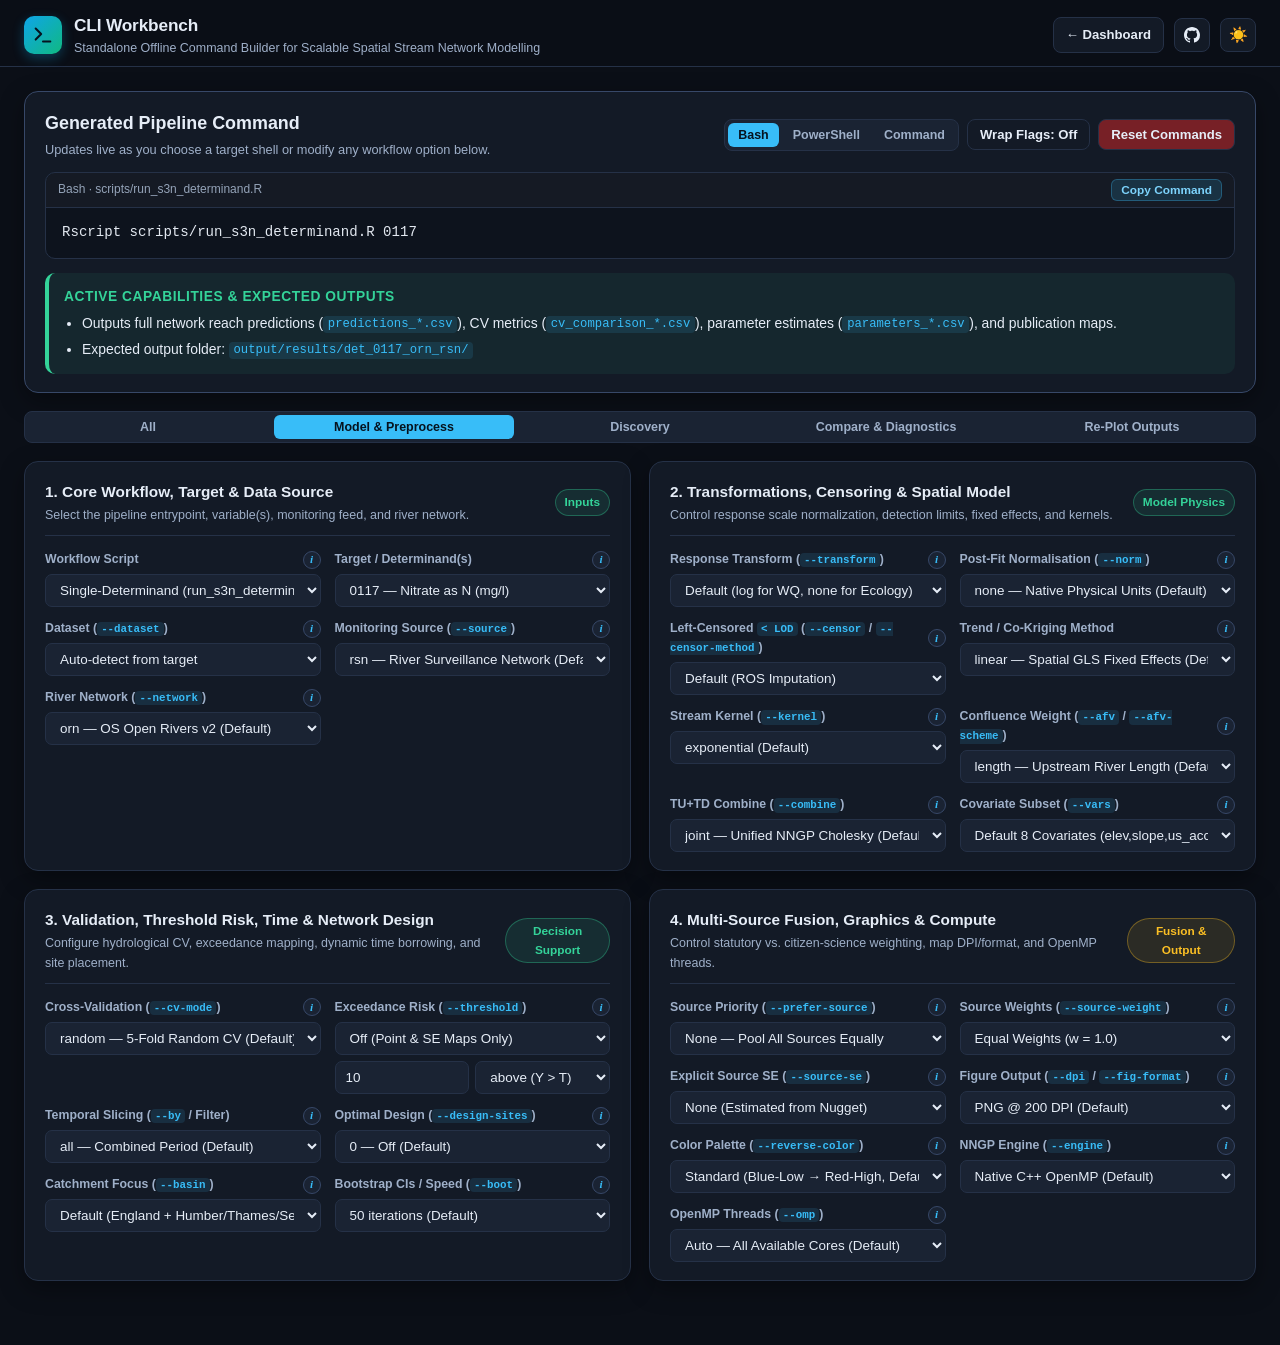
<file: cli_workbench/index.html>
<!DOCTYPE html>
<html lang="en" data-theme="dark">
<head>
  <meta charset="UTF-8" />
  <meta name="viewport" content="width=device-width, initial-scale=1.0" />
  <title>CLI Workbench &middot; Scalable Spatial Stream Network Modelling</title>
  <link rel="stylesheet" href="styles.css" />
</head>
<body>

  <!-- Sticky Top Chrome -->
  <header class="top-chrome">
    <div class="header-bar">
      <div class="brand-wrap">
        <div class="brand-logo" aria-hidden="true">
          <svg width="22" height="22" viewBox="0 0 24 24" fill="none" stroke="#06131f" stroke-width="2.2" stroke-linecap="round" stroke-linejoin="round">
            <polyline points="4 17 10 11 4 5"></polyline>
            <line x1="12" y1="19" x2="20" y2="19"></line>
          </svg>
        </div>
        <div>
          <h1 class="brand-title">CLI Workbench</h1>
          <p class="brand-sub">Standalone Offline Command Builder for Scalable Spatial Stream Network Modelling</p>
        </div>
      </div>

      <div class="header-controls">
        <a class="btn" href="../modelling_dashboard/index.html" title="Open the Case-Study Modelling Dashboard (when available)">&larr; Dashboard</a>
        <a class="btn btn-icon" href="https://github.com/benbell95/spatial_stream_model" target="_blank" rel="noopener noreferrer" title="GitHub Repository (benbell95/spatial_stream_model)" aria-label="GitHub Repository">
          <svg width="16" height="16" viewBox="0 0 16 16" fill="currentColor" aria-hidden="true">
            <path d="M8 0C3.58 0 0 3.58 0 8c0 3.54 2.29 6.53 5.47 7.59.4.07.55-.17.55-.38 0-.19-.01-.82-.01-1.49-2.01.37-2.53-.49-2.69-.94-.09-.23-.48-.94-.82-1.13-.28-.15-.68-.52-.01-.53.63-.01 1.08.58 1.23.82.72 1.21 1.87.87 2.33.66.07-.52.28-.87.51-1.07-1.78-.2-3.64-.89-3.64-3.95 0-.87.31-1.59.82-2.15-.08-.2-.36-1.02.08-2.12 0 0 .67-.21 2.2.82.64-.18 1.32-.27 2-.27s1.36.09 2 .27c1.53-1.04 2.2-.82 2.2-.82.44 1.1.16 1.92.08 2.12.51.56.82 1.27.82 2.15 0 3.07-1.87 3.75-3.65 3.95.29.25.54.73.54 1.48 0 1.07-.01 1.93-.01 2.2 0 .21.15.46.55.38A8.01 8.01 0 0 0 16 8c0-4.42-3.58-8-8-8Z"/>
          </svg>
        </a>
        <button id="themeToggleBtn" class="btn btn-icon" type="button" title="Toggle Dark / Light Theme" aria-label="Toggle Dark / Light Theme">☀️</button>
      </div>
    </div>
  </header>

  <main class="main-wrap">

    <!-- 1. GENERATED COMMAND BOX (TOP, FULL WIDTH) -->
    <section class="card wb-command-card" aria-labelledby="cmdHeading">
      <div class="card-header">
        <div>
          <h2 id="cmdHeading" class="card-title" style="font-size:1.12rem;">Generated Pipeline Command</h2>
          <p style="margin:2px 0 0; font-size:0.80rem; color:var(--text-secondary);">Updates live as you choose a target shell or modify any workflow option below.</p>
        </div>
        <div class="wb-cmd-controls">
          <div id="wbShellBtns" class="fig-toggle-bar" role="group" aria-label="Target Shell">
            <button class="fig-toggle-btn active" type="button" data-shell="bash">Bash</button>
            <button class="fig-toggle-btn" type="button" data-shell="powershell">PowerShell</button>
            <button class="fig-toggle-btn" type="button" data-shell="cmd">Command</button>
          </div>
          <button id="wbWrapToggleBtn" class="btn" type="button" title="Switch between single-line and multi-line wrapped command">Wrap Flags: Off</button>
          <button id="wbResetBtn" class="btn btn-reset" type="button" title="Reset all options to default values">Reset Commands</button>
        </div>
      </div>

      <div id="wbWinRBar" class="wb-win-r-bar" hidden>
        <label id="wbWinFullPathLabel" class="wb-win-toggle" for="wbWinFullPath">
          <input id="wbWinFullPath" type="checkbox" />
          <span>Use full <code>Rscript.exe</code> path (if not in PATH)</span>
        </label>
        <div id="wbWinRVersionWrap" class="wb-win-version-wrap is-disabled">
          <label for="wbRVersionSel">R Version:</label>
          <select id="wbRVersionSel" disabled>
            <option value="4.5.0">4.5.0</option>
            <option value="4.4.3" selected>4.4.3</option>
            <option value="4.4.2">4.4.2</option>
            <option value="4.4.1">4.4.1</option>
            <option value="4.4.0">4.4.0</option>
            <option value="4.3.3">4.3.3</option>
            <option value="custom">Custom version or path...</option>
          </select>
          <input id="wbRVersionCustom" type="text" value="" placeholder="e.g. 4.5.1 or D:\R\R-4.4.3\bin\x64\Rscript.exe" hidden disabled />
        </div>
        <span class="info-wrap">
          <button type="button" class="info-tip-btn" aria-label="Info about Windows Rscript path">i</button>
          <span class="info-popover"><strong>Windows Rscript Path</strong>CRAN's Windows installer does not add <code>Rscript.exe</code> to <code>PATH</code> automatically. Enable this option to emit the full path under <code>C:\Program Files\R\R-&lt;ver&gt;\bin\x64\Rscript.exe</code> (using PowerShell's <code>&amp; "..."</code> call operator or Command Prompt's quoted <code>"..."</code>). Choose <em>Custom...</em> for any other version or custom install directory.</span>
        </span>
      </div>

      <div class="code-wrap" style="margin-top:4px;">
        <div class="code-bar">
          <span id="wbCmdTargetScript">Bash &middot; scripts/run_s3n_determinand.R</span>
          <div class="wb-code-bar-actions">
            <div id="wbHistoryWrap" class="wb-history-wrap">
              <button id="wbHistoryBtn" class="copy-btn" type="button" aria-expanded="false" hidden>History (0)</button>
              <div id="wbHistoryMenu" class="wb-history-menu" hidden></div>
            </div>
            <button class="copy-btn" data-copy-target="wbOutputCmd">Copy Command</button>
          </div>
        </div>
        <pre id="wbOutputCmd" class="wb-cmd-pre"></pre>
      </div>

      <div id="wbNotes" class="interp-box" style="margin-top:12px;">
        <h4>Active Capabilities &amp; Expected Outputs</h4>
        <ul id="wbNotesList"></ul>
      </div>
    </section>

    <!-- SECTION NAVIGATION TABS -->
    <div id="wbSectionTabsWrap" class="wb-nav-tabs-wrap">
      <div id="wbSectionTabs" class="fig-toggle-bar wb-nav-tabs" role="tablist" aria-label="Command Sections">
        <button class="fig-toggle-btn" type="button" role="tab" aria-selected="false" data-wb-tab="all">All</button>
        <button class="fig-toggle-btn active" type="button" role="tab" aria-selected="true" data-wb-tab="model">Model &amp; Preprocess</button>
        <button class="fig-toggle-btn" type="button" role="tab" aria-selected="false" data-wb-tab="discovery">Discovery</button>
        <button class="fig-toggle-btn" type="button" role="tab" aria-selected="false" data-wb-tab="post">Compare &amp; Diagnostics</button>
        <button class="fig-toggle-btn" type="button" role="tab" aria-selected="false" data-wb-tab="plots">Re-Plot Outputs</button>
      </div>
    </div>

    <!-- 2. DISCOVERY & INSPECTION COMMANDS (--list) -->
    <section id="wbDiscoveryCard" class="card wb-discovery-card" aria-labelledby="discoveryHeading">
      <div class="card-header">
        <div>
          <h2 id="discoveryHeading" class="card-title">Discovery &amp; Reference Commands (<code>--list</code>)</h2>
          <p style="margin:2px 0 0; font-size:0.80rem; color:var(--text-secondary);">Click any option to preview its inspection command above (click again or change any analysis option below to return to your pipeline command).</p>
        </div>
        <span class="pill pill-blue">Read-Only Lookups</span>
      </div>

      <div id="wbListBtns" class="wb-list-btns" role="group" aria-label="List Commands">
        <button class="fig-toggle-btn" type="button" data-list-cmd="sources">List Sources</button>
        <button class="fig-toggle-btn" type="button" data-list-cmd="networks">List Networks</button>
        <button class="fig-toggle-btn" type="button" data-list-cmd="determinands">List Determinands</button>
        <button class="fig-toggle-btn" type="button" data-list-cmd="basins">List Basins &amp; RBDs</button>
        <button class="fig-toggle-btn" type="button" data-list-cmd="catchments">List Snapping Catchments</button>
        <button class="fig-toggle-btn" type="button" data-list-cmd="outputs">List Output Runs (Stats)</button>
        <button class="fig-toggle-btn" type="button" data-list-cmd="comparisons">List Output Runs (Compare)</button>
        <button class="fig-toggle-btn" type="button" data-list-cmd="vars">List Covariates</button>
        <button class="fig-toggle-btn" type="button" data-list-cmd="transforms">List Transforms</button>
        <button class="fig-toggle-btn" type="button" data-list-cmd="kernels">List Kernels</button>
        <button class="fig-toggle-btn" type="button" data-list-cmd="trends">List Trend Engines</button>
        <button class="fig-toggle-btn" type="button" data-list-cmd="cv">List CV Modes</button>
        <button class="fig-toggle-btn" type="button" data-list-cmd="thresholds">List Thresholds</button>
      </div>
    </section>

    <!-- 3. CONFIGURE ANALYSIS (ORGANISED BY FUNCTION / ABILITY) -->
    <section id="wbConfigureSection" aria-label="Configure Analysis">
      <div class="wb-sections-grid">

        <!-- GROUP 1: CORE WORKFLOW, TARGET & DATA SOURCE -->
        <div class="wb-group-card" data-wb-group="model">
          <div class="wb-group-head">
            <div>
              <h3 class="wb-group-title">1. Core Workflow, Target &amp; Data Source</h3>
              <p class="wb-group-sub">Select the pipeline entrypoint, variable(s), monitoring feed, and river network.</p>
            </div>
            <span class="pill pill-green">Inputs</span>
          </div>
          <div class="form-grid">
            <div class="field" data-applies="all">
              <div class="field-head">
                <label for="wbMode">Workflow Script</label>
                <span class="info-wrap">
                  <button type="button" class="info-tip-btn" aria-label="Info about Workflow Script">i</button>
                  <span class="info-popover"><strong>Workflow Entrypoint</strong><code>run_s3n_determinand.R</code> fits univariate S3N models + maps. <code>run_s3n_cokriging.R</code> fits multivariate Factor-LMC / Colocated co-kriging across 2+ targets. <code>01_preprocess_orn.py</code> snaps stations onto ORN v2. Cards 5 &amp; 6 also let you switch directly to <code>05_descriptive_stats.R</code>, <code>04_compare_model_runs.R</code>, and <code>06_station_snapping_diagnostics.R</code>.</span>
                </span>
              </div>
              <select id="wbMode">
                <option value="det">Single-Determinand (run_s3n_determinand.R)</option>
                <option value="cokrig">Multivariate Co-Kriging (run_s3n_cokriging.R)</option>
                <option value="prep">Preprocessing &amp; Snapping (01_preprocess_orn.py)</option>
                <option value="stats">Post-Run Descriptives (05_descriptive_stats.R)</option>
                <option value="compare">Compare Model Runs (04_compare_model_runs.R)</option>
                <option value="snap">Station Snapping Diagnostics (06_station_snapping_diagnostics.R)</option>
                <option value="plots">Standalone Re-Plotting (03_generate_plots.R)</option>
              </select>
            </div>

            <div class="field" data-applies="det,cokrig,prep">
              <div class="field-head">
                <label for="wbTargetSel">Target / Determinand(s)</label>
                <span class="info-wrap">
                  <button type="button" class="info-tip-btn" aria-label="Info about Target determinands">i</button>
                  <span class="info-popover"><strong>Target Code(s)</strong>Curated popular targets from the Usage Guide, grouped by <strong>Water Quality</strong> (15), <strong>Biology</strong> (<code>inverts</code>, <code>diatoms</code>, <code>macrophytes</code>), <strong>Habitat</strong> (<code>rhs</code>), and Co-Kriging suites. Select a specific <code>--dataset</code> to filter, or choose <em>Custom...</em> (use <em>List Determinands</em> above to inspect all available codes).</span>
                </span>
              </div>
              <select id="wbTargetSel">
                <option value="0117">0117 — Nitrate as N (mg/l, RSN+SSN)</option>
                <option value="custom">Custom determinand code / CAS / index...</option>
              </select>
              <input id="wbTargetCustom" class="wb-custom-sub" type="text" value="0117" placeholder="e.g. 0117, whpt_aspt, or 206440 (LCMS CAS)" hidden />
            </div>

            <div class="field" data-applies="det,cokrig,prep">
              <div class="field-head">
                <label for="wbDataset">Dataset (<code>--dataset</code>)</label>
                <span class="info-wrap">
                  <button type="button" class="info-tip-btn" aria-label="Info about Dataset flag">i</button>
                  <span class="info-popover"><strong>Observation Modality (<code>--dataset</code>)</strong>Routes to the appropriate sample table: <code>wq</code> (water chemistry), <code>inverts</code> (WHPT), <code>diatoms</code>, <code>macrophytes</code>, <code>rhs</code> (River Habitat), or <code>lcms</code> (organic pollutants). <em>Auto-detect</em> infers the dataset automatically from target code.</span>
                </span>
              </div>
              <select id="wbDataset">
                <option value="auto">Auto-detect from target</option>
                <option value="wq">wq (Water Chemistry)</option>
                <option value="inverts">inverts (Macroinvertebrates)</option>
                <option value="diatoms">diatoms (Diatom Indices)</option>
                <option value="macrophytes">macrophytes (Macrophyte Indices)</option>
                <option value="rhs">rhs (River Habitat Surveys)</option>
                <option value="lcms">lcms (LCMS/GCMS Organics)</option>
              </select>
            </div>

            <div class="field" data-applies="det,cokrig,prep,snap">
              <div class="field-head">
                <label for="wbSourceSel">Monitoring Source (<code>--source</code>)</label>
                <span class="info-wrap">
                  <button type="button" class="info-tip-btn" aria-label="Info about Source flag">i</button>
                  <span class="info-popover"><strong>Sample Network (<code>--source</code>)</strong>Combine networks with <code>+</code>. Options include statutory <code>rsn</code> (River Surveillance Network), <code>ssn</code> (Small Streams), <code>rss</code> (union), and custom/citizen feeds like <code>waterblitz_tobit</code> prepared with <code>format_custom_data.py</code>.</span>
                </span>
              </div>
              <select id="wbSourceSel">
                <option value="rsn">rsn — River Surveillance Network (Default)</option>
                <option value="ssn">ssn — Small Streams Network</option>
                <option value="rss">rss — Statutory Union (RSN + SSN)</option>
                <option value="rsn+ssn">rsn+ssn — Composite RSN + SSN</option>
                <option value="rsn+ssn+waterblitz_tobit">rsn+ssn+waterblitz_tobit — Statutory + Citizen Fusion</option>
                <option value="custom">Custom source spec...</option>
              </select>
              <input id="wbSourceCustom" class="wb-custom-sub" type="text" value="rsn" placeholder="e.g. rsn+my_custom_source" hidden />
            </div>

            <div class="field" data-applies="det,cokrig,prep,snap">
              <div class="field-head">
                <label for="wbNetworkSel">River Network (<code>--network</code>)</label>
                <span class="info-wrap">
                  <button type="button" class="info-tip-btn" aria-label="Info about Network flag">i</button>
                  <span class="info-popover"><strong>Stream Topology (<code>--network</code>)</strong><code>orn</code> selects England's Ordnance Survey Open Rivers Network v2 (<code>90,876+</code> directed reaches). Switch to <em>Custom...</em> for a custom water network profile registered in <code>configs/networks/</code>.</span>
                </span>
              </div>
              <select id="wbNetworkSel">
                <option value="orn">orn — OS Open Rivers v2 (Default)</option>
                <option value="custom">Custom network ID...</option>
              </select>
              <input id="wbNetworkCustom" class="wb-custom-sub" type="text" value="" placeholder="e.g. my_basin_net" hidden />
            </div>
          </div>
        </div>

        <!-- GROUP 2: TRANSFORM, CENSORING & SPATIAL ENGINE -->
        <div class="wb-group-card" data-wb-group="model">
          <div class="wb-group-head">
            <div>
              <h3 class="wb-group-title">2. Transformations, Censoring &amp; Spatial Model</h3>
              <p class="wb-group-sub">Control response scale normalization, detection limits, fixed effects, and kernels.</p>
            </div>
            <span class="pill pill-green">Model Physics</span>
          </div>
          <div class="form-grid">
            <div class="field" data-applies="det,prep">
              <div class="field-head">
                <label for="wbTransform">Response Transform (<code>--transform</code>)</label>
                <span class="info-wrap">
                  <button type="button" class="info-tip-btn" aria-label="Info about Transform flag">i</button>
                  <span class="info-popover"><strong>Normalization Scale (<code>--transform</code>)</strong>Defaults to <code>log</code> for WQ (ensures positivity on skewed concentrations) and <code>none</code> for ecology. Use <code>boxcox</code> for Profile-MLE optimal power &lambda;, <code>yeojohnson</code> if data contain zeroes/negatives, or <code>sqrt</code> for moderate right skew.</span>
                </span>
              </div>
              <select id="wbTransform">
                <option value="default">Default (log for WQ, none for Ecology)</option>
                <option value="log">log — Natural Logarithm ln(y)</option>
                <option value="boxcox">boxcox — Profile-MLE Box-Cox (&lambda;)</option>
                <option value="yeojohnson">yeojohnson — Profile-MLE Yeo-Johnson</option>
                <option value="sqrt">sqrt — Square Root</option>
                <option value="cbrt">cbrt — Cube Root</option>
                <option value="logit">logit — Proportions / Bounded Indices</option>
                <option value="asin">asin — Arcsine Square-Root</option>
                <option value="none">none — Raw Un-Transformed Units</option>
              </select>
            </div>

            <div class="field" data-applies="det">
              <div class="field-head">
                <label for="wbNorm">Post-Fit Normalisation (<code>--norm</code>)</label>
                <span class="info-wrap">
                  <button type="button" class="info-tip-btn" aria-label="Info about Norm flag">i</button>
                  <span class="info-popover"><strong>Dimensionless Display Scale (<code>--norm</code>)</strong>Adds dimensionless comparison columns &amp; maps while fitting in standard model units. <code>robust_zscore</code> ((x &minus; median) / 1.4826&middot;MAD) highlights local sub-catchment anomalies resistant to extreme outliers.</span>
                </span>
              </div>
              <select id="wbNorm">
                <option value="none">none — Native Physical Units (Default)</option>
                <option value="robust_zscore">robust_zscore — National Median / MAD Z-Score</option>
                <option value="zscore">zscore — National Mean / SD Z-Score</option>
                <option value="minmax">minmax — Scaled [0, 1] Range</option>
                <option value="percentile">percentile — Empirical Rank (0–100%)</option>
              </select>
            </div>

            <div class="field" data-applies="det,prep">
              <div class="field-head">
                <label for="wbCensor">Left-Censored <code>&lt; LOD</code> (<code>--censor</code> / <code>--censor-method</code>)</label>
                <span class="info-wrap">
                  <button type="button" class="info-tip-btn" aria-label="Info about Censor flag">i</button>
                  <span class="info-popover"><strong>Non-Detect Handling</strong><code>ros</code> uses Regression on Order Statistics; <code>ros_site</code> fits separate ROS curves per station (in <code>01_preprocess_orn.py</code>); <code>em</code> activates iterative <strong>Spatial Tobit EM kriging</strong> (in <code>run_s3n_determinand.R</code>); <code>half_lod</code> uses 0.5 &times; detection limit.</span>
                </span>
              </div>
              <select id="wbCensor">
                <option value="default">Default (ROS Imputation)</option>
                <option value="ros">ros — Global Log-Probability ROS</option>
                <option value="ros_site">ros_site — Site-Level ROS (Preprocess)</option>
                <option value="em">em — Spatial Tobit EM Censored Kriging</option>
                <option value="half_lod">half_lod — 0.5 &times; Detection Limit</option>
              </select>
            </div>

            <div class="field" data-applies="det,cokrig">
              <div class="field-head">
                <label for="wbTrend">Trend / Co-Kriging Method</label>
                <span class="info-wrap">
                  <button type="button" class="info-tip-btn" aria-label="Info about Trend or Co-Kriging Method">i</button>
                  <span class="info-popover"><strong>Mean Structure / Joint Engine</strong>For single-determinand runs: sets <code>--trend=linear|gam|spline|rf|gbm</code> (GAM/RF/GBM apply orthogonal out-of-fold spatial residual kriging). For Co-Kriging runs: switches <code>--method=lmc</code> (Factor-LMC Joint NNGP) vs. <code>colocated</code>.</span>
                </span>
              </div>
              <select id="wbTrend">
                <option value="linear">linear — Spatial GLS Fixed Effects (Default)</option>
                <option value="gam">gam — REML Penalised Cubic Splines (GAM+S3N)</option>
                <option value="spline">spline — GCV Natural Regression Splines</option>
                <option value="rf">rf — Random Forest + Orthogonal Kriging</option>
                <option value="gbm">gbm — Gradient Boosted Trees + Kriging</option>
                <option value="lmc">lmc — Co-Kriging Factor-LMC Joint NNGP</option>
                <option value="colocated">colocated — Co-Kriging Primary Anchor Mode</option>
              </select>
            </div>

            <div class="field" data-applies="det,cokrig">
              <div class="field-head">
                <label for="wbKernel">Stream Kernel (<code>--kernel</code>)</label>
                <span class="info-wrap">
                  <button type="button" class="info-tip-btn" aria-label="Info about Kernel flag">i</button>
                  <span class="info-popover"><strong>Spatial Correlation Decay (<code>--kernel</code>)</strong>Shape of covariance decay along stream distance. <code>auto</code> evaluates Exponential, Spherical, Mariah, and Linear with sill kernels via Profile Likelihood and picks the best fit per domain.</span>
                </span>
              </div>
              <select id="wbKernel">
                <option value="exponential">exponential (Default)</option>
                <option value="auto">auto — Profile MLE Best Kernel</option>
                <option value="spherical">spherical — Finite Range Cutoff</option>
                <option value="mariah">mariah — Long-Tail Hyperbolic</option>
                <option value="linear">linear — Linear with Sill</option>
              </select>
            </div>

            <div class="field" data-applies="det,prep">
              <div class="field-head">
                <label for="wbAfv">Confluence Weight (<code>--afv</code> / <code>--afv-scheme</code>)</label>
                <span class="info-wrap">
                  <button type="button" class="info-tip-btn" aria-label="Info about AFV flag">i</button>
                  <span class="info-popover"><strong>Additive Function Value (<code>--afv</code>)</strong>Determines how Tail-Up variance splits at river confluences: equal upstream network length (<code>length</code>), Shreve stream order magnitude (<code>shreve</code>), or orographic rainfall + aquifer permeability proxy (<code>hydro_yield</code>).</span>
                </span>
              </div>
              <select id="wbAfv">
                <option value="length">length — Upstream River Length (Default)</option>
                <option value="shreve">shreve — Shreve Link Magnitude</option>
                <option value="hydro_yield">hydro_yield — Orographic + Aquifer Proxy</option>
              </select>
            </div>

            <div class="field" data-applies="det">
              <div class="field-head">
                <label for="wbCombine">TU+TD Combine (<code>--combine</code>)</label>
                <span class="info-wrap">
                  <button type="button" class="info-tip-btn" aria-label="Info about Combine flag">i</button>
                  <span class="info-popover"><strong>Tail-Up + Tail-Down Combination (<code>--combine</code>)</strong><code>joint</code> (default) solves one unified TU+TD+Euclidean NNGP Cholesky system. <code>precision</code> uses legacy spatial information-gain averaging.</span>
                </span>
              </div>
              <select id="wbCombine">
                <option value="joint">joint — Unified NNGP Cholesky (Default)</option>
                <option value="precision">precision — Legacy Precision-Weighted</option>
              </select>
            </div>

            <div class="field" data-applies="det">
              <div class="field-head">
                <label for="wbVarsSel">Covariate Subset (<code>--vars</code>)</label>
                <span class="info-wrap">
                  <button type="button" class="info-tip-btn" aria-label="Info about Vars flag">i</button>
                  <span class="info-popover"><strong>Custom Covariate Subset (<code>--vars</code>)</strong>Modify the default 8 predictors (<code>elev,slope,us_accum,chalk,sand,peat,easting,northing</code>) using modifiers like <code>-chalk,-sand,+aquifer</code> or an explicit list. Use <em>List Covariates</em> under Discovery for all columns.</span>
                </span>
              </div>
              <select id="wbVarsSel">
                <option value="">Default 8 Covariates (elev,slope,us_accum,chalk,sand,peat,easting,northing)</option>
                <option value="-chalk,-sand,+aquifer">-chalk,-sand,+aquifer (Swap Geology for Aquifer)</option>
                <option value="elev,slope,us_accum,aquifer">elev,slope,us_accum,aquifer (4-Var Subset)</option>
                <option value="custom">Custom covariate expression...</option>
              </select>
              <input id="wbVarsCustom" class="wb-custom-sub" type="text" value="" placeholder="e.g. -chalk,+aquifer or elev,slope" hidden />
            </div>
          </div>
        </div>

        <!-- GROUP 3: VALIDATION, RISK, TEMPORAL & MONITORING DESIGN -->
        <div class="wb-group-card" data-wb-group="model">
          <div class="wb-group-head">
            <div>
              <h3 class="wb-group-title">3. Validation, Threshold Risk, Time &amp; Network Design</h3>
              <p class="wb-group-sub">Configure hydrological CV, exceedance mapping, dynamic time borrowing, and site placement.</p>
            </div>
            <span class="pill pill-green">Decision Support</span>
          </div>
          <div class="form-grid">
            <div class="field" data-applies="det,cokrig">
              <div class="field-head">
                <label for="wbCvMode">Cross-Validation (<code>--cv-mode</code>)</label>
                <span class="info-wrap">
                  <button type="button" class="info-tip-btn" aria-label="Info about CV Mode flag">i</button>
                  <span class="info-popover"><strong>Holdout Validation Strategy (<code>--cv-mode</code>)</strong><code>random</code> uses 5-fold random splits; <code>spatial_block</code> uses K-means geographic blocks; <code>catchment</code> tests whole-basin extrapolation; <code>strahler</code> tests mainstem-to-headwater generalization.</span>
                </span>
              </div>
              <select id="wbCvMode">
                <option value="random">random — 5-Fold Random CV (Default)</option>
                <option value="spatial_block">spatial_block — K-Means Spatial Blocks</option>
                <option value="catchment">catchment — Leave-Catchment-Out CV</option>
                <option value="strahler">strahler — Mainstem-to-Headwater Extrapolation</option>
              </select>
            </div>

            <div class="field" data-applies="det,cokrig">
              <div class="field-head">
                <label for="wbThresholdSel">Exceedance Risk (<code>--threshold</code>)</label>
                <span class="info-wrap">
                  <button type="button" class="info-tip-btn" aria-label="Info about Threshold flag">i</button>
                  <span class="info-popover"><strong>5-Tier Threshold Probability Mapping</strong>Computes reach-level Gaussian exceedance probability <code>P(Y &gt; T)</code> (or <code>&lt; T</code>) using S3N mean &amp; SE. <code>uk</code> auto-loads indicative thresholds (e.g. <code>11.3 mg/L</code> Nitrate, <code>0.069 mg/L</code> PO4, <code>6.0 mg/L</code> DO, <code>5.0</code> WHPT).</span>
                </span>
              </div>
              <select id="wbThresholdSel">
                <option value="none">Off (Point &amp; SE Maps Only)</option>
                <option value="uk">uk — Auto Indicative UK Standards</option>
                <option value="custom">Custom numeric threshold...</option>
              </select>
              <div id="wbThresholdCustomWrap" class="wb-custom-row" hidden>
                <input id="wbThresholdVal" type="number" step="any" value="10" placeholder="Threshold value" />
                <select id="wbThresholdDir">
                  <option value="above">above (Y &gt; T)</option>
                  <option value="below">below (Y &lt; T)</option>
                </select>
              </div>
            </div>

            <div class="field" data-applies="det,prep">
              <div class="field-head">
                <label for="wbTemporal">Temporal Slicing (<code>--by</code> / Filter)</label>
                <span class="info-wrap">
                  <button type="button" class="info-tip-btn" aria-label="Info about Temporal flag">i</button>
                  <span class="info-popover"><strong>Spatio-Temporal Batching (<code>--by</code>)</strong>Slices data by season, year, or month with synchronized colorbars and <code>fig6</code> trend slopes. Adding <code>--st-borrow</code> applies precision-weighted exponential smoothing across consecutive slices.</span>
                </span>
              </div>
              <select id="wbTemporal">
                <option value="all">all — Combined Period (Default)</option>
                <option value="by_season">--by=season --st-borrow (4 Seasons + Trends)</option>
                <option value="by_year">--by=year --st-borrow (Annual + Trends)</option>
                <option value="by_month">--by=month --st-borrow (Monthly Cycle)</option>
                <option value="custom_season">Single Season (--season=...)</option>
                <option value="custom_year">Single Year (--year=...)</option>
                <option value="custom_month">Single Month (--month=...)</option>
              </select>
              <select id="wbTemporalSeason" class="wb-custom-sub" aria-label="Select season" hidden>
                <option value="winter">winter (Dec–Feb)</option>
                <option value="spring">spring (Mar–May)</option>
                <option value="summer">summer (Jun–Aug)</option>
                <option value="autumn">autumn (Sep–Nov)</option>
              </select>
              <input id="wbTemporalYear" class="wb-custom-sub" type="number" min="1990" max="2035" value="2024" placeholder="Year (e.g. 2024)" hidden />
              <select id="wbTemporalMonth" class="wb-custom-sub" aria-label="Select month" hidden>
                <option value="1">1 — January</option>
                <option value="2">2 — February</option>
                <option value="3">3 — March</option>
                <option value="4">4 — April</option>
                <option value="5">5 — May</option>
                <option value="6">6 — June</option>
                <option value="7">7 — July</option>
                <option value="8">8 — August</option>
                <option value="9">9 — September</option>
                <option value="10">10 — October</option>
                <option value="11">11 — November</option>
                <option value="12">12 — December</option>
              </select>
            </div>

            <div class="field" data-applies="det">
              <div class="field-head">
                <label for="wbDesignSites">Optimal Design (<code>--design-sites</code>)</label>
                <span class="info-wrap">
                  <button type="button" class="info-tip-btn" aria-label="Info about Design Sites flag">i</button>
                  <span class="info-popover"><strong>Active-Learning Site Placement (<code>--design-sites=K</code>)</strong>Runs OpenMP C++ greedy Schur-complement selection (<code>C_s3n_optimal_design</code>) to rank top <code>K</code> unmonitored reaches maximizing variance reduction and renders <code>fig_optimal_design_*</code> maps.</span>
                </span>
              </div>
              <select id="wbDesignSites">
                <option value="0">0 — Off (Default)</option>
                <option value="15">15 — Top-15 Recommended Reaches + Maps</option>
                <option value="25">25 — Top-25 Recommended Reaches + Maps</option>
                <option value="50">50 — National Top-50 Design + Maps</option>
                <option value="100">100 — Comprehensive Top-100 Design</option>
              </select>
            </div>

            <div class="field" data-applies="det">
              <div class="field-head">
                <label for="wbBasinSel">Catchment Focus (<code>--basin</code>)</label>
                <span class="info-wrap">
                  <button type="button" class="info-tip-btn" aria-label="Info about Basin flag">i</button>
                  <span class="info-popover"><strong>Extra Basin Maps &amp; Metrics (<code>--basin</code>)</strong>All England + Humber + Thames + Severn are always fitted. Pick a river name (e.g. <code>Eden</code>) or numeric <code>CatchID</code> (e.g. <code>3125</code>) to render high-resolution dedicated basin figures (<code>fig5+</code>) and design rankings.</span>
                </span>
              </div>
              <select id="wbBasinSel">
                <option value="none">Default (England + Humber/Thames/Severn)</option>
                <option value="Eden">Eden — River Eden (CatchID 3125)</option>
                <option value="Wye">Wye — River Wye</option>
                <option value="Trent">Trent — River Trent</option>
                <option value="custom">Custom river name or CatchID...</option>
              </select>
              <input id="wbBasinCustom" class="wb-custom-sub" type="text" value="" placeholder="e.g. Eden,Wye or 3125" hidden />
            </div>

            <div class="field" data-applies="det">
              <div class="field-head">
                <label for="wbBoot">Bootstrap CIs / Speed (<code>--boot</code>)</label>
                <span class="info-wrap">
                  <button type="button" class="info-tip-btn" aria-label="Info about Bootstrap flag">i</button>
                  <span class="info-popover"><strong>Parametric Bootstrap Iterations (<code>--boot</code>)</strong>Controls bootstrap replicates for parameter confidence intervals (<code>50</code> default). Set <code>0</code> for a fast run without bootstrap CIs, or <code>100</code> for tighter CIs.</span>
                </span>
              </div>
              <select id="wbBoot">
                <option value="50">50 iterations (Default)</option>
                <option value="0">0 — Fast Run (Skip Bootstrap CIs)</option>
                <option value="100">100 — High-Precision CIs</option>
              </select>
            </div>
          </div>
        </div>

        <!-- GROUP 4: MULTI-SOURCE FUSION, GRAPHICS & COMPUTE -->
        <div class="wb-group-card" data-wb-group="model">
          <div class="wb-group-head">
            <div>
              <h3 class="wb-group-title">4. Multi-Source Fusion, Graphics &amp; Compute</h3>
              <p class="wb-group-sub">Control statutory vs. citizen-science weighting, map DPI/format, and OpenMP threads.</p>
            </div>
            <span class="pill pill-amber">Fusion &amp; Output</span>
          </div>
          <div class="form-grid">
            <div class="field" data-applies="det,cokrig">
              <div class="field-head">
                <label for="wbPreferSel">Source Priority (<code>--prefer-source</code>)</label>
                <span class="info-wrap">
                  <button type="button" class="info-tip-btn" aria-label="Info about Prefer Source flag">i</button>
                  <span class="info-popover"><strong>Reach De-Duplication Priority (<code>--prefer-source</code>)</strong>When statutory (<code>rsn</code>, <code>ssn</code>) and citizen-science stations share the same reach, drops lower-priority observations on co-located reaches so statutory labs anchor those locations.</span>
                </span>
              </div>
              <select id="wbPreferSel">
                <option value="">None — Pool All Sources Equally</option>
                <option value="rsn">rsn — Statutory RSN Priority</option>
                <option value="rsn,ssn">rsn,ssn — Statutory RSN + SSN Priority</option>
                <option value="custom">Custom priority list...</option>
              </select>
              <input id="wbPreferCustom" class="wb-custom-sub" type="text" value="" placeholder="e.g. rsn,ssn" hidden />
            </div>

            <div class="field" data-applies="det,cokrig">
              <div class="field-head">
                <label for="wbWeightSel">Source Weights (<code>--source-weight</code>)</label>
                <span class="info-wrap">
                  <button type="button" class="info-tip-btn" aria-label="Info about Source Weight flag">i</button>
                  <span class="info-popover"><strong>Reliability Weighting (<code>--source-weight</code>)</strong>Applies analytic variance inflation <code>V_wt = (1/w &minus; 1)&tau;&sup2;</code> per source (<code>0 &lt; w &le; 1</code>). Setting <code>waterblitz:0.25</code> injects <code>3&tau;&sup2;</code> extra measurement variance so citizen-science noise does not distort statutory fits.</span>
                </span>
              </div>
              <select id="wbWeightSel">
                <option value="">Equal Weights (w = 1.0)</option>
                <option value="rsn:1,ssn:0.75">rsn:1,ssn:0.75 — Mild SSN Down-Weight</option>
                <option value="rsn:1,ssn:1,waterblitz:0.25">rsn:1,ssn:1,waterblitz:0.25 — 4x Citizen Penalty</option>
                <option value="custom">Custom source weights...</option>
              </select>
              <input id="wbWeightCustom" class="wb-custom-sub" type="text" value="" placeholder="e.g. rsn:1,waterblitz:0.35" hidden />
            </div>

            <div class="field" data-applies="det,cokrig">
              <div class="field-head">
                <label for="wbSeSel">Explicit Source SE (<code>--source-se</code>)</label>
                <span class="info-wrap">
                  <button type="button" class="info-tip-btn" aria-label="Info about Source SE flag">i</button>
                  <span class="info-popover"><strong>Known Analytical Noise Floor (<code>--source-se</code>)</strong>Injects explicit model-scale standard error (&sigma;_source&sup2;) on top of nugget variance via the weighted C++ solver. Useful when test kits or sensors have calibrated lab error bars.</span>
                </span>
              </div>
              <select id="wbSeSel">
                <option value="">None (Estimated from Nugget)</option>
                <option value="rsn:0.05,waterblitz:0.40">rsn:0.05,waterblitz:0.40 — Lab vs. Kit SE</option>
                <option value="custom">Custom source SE map...</option>
              </select>
              <input id="wbSeCustom" class="wb-custom-sub" type="text" value="" placeholder="e.g. rsn:0.05,waterblitz:0.4" hidden />
            </div>

            <div class="field" data-applies="det,cokrig,stats,compare,snap">
              <div class="field-head">
                <label for="wbFormat">Figure Output (<code>--dpi</code> / <code>--fig-format</code>)</label>
                <span class="info-wrap">
                  <button type="button" class="info-tip-btn" aria-label="Info about Figure Output flag">i</button>
                  <span class="info-popover"><strong>Publication Graphics Mode</strong>Uses <code>PNG @ 200 DPI</code> by default for fast rasterization; select <code>PNG @ 300 DPI</code> for crisp high-res national stream maps, <code>SVG</code> for resolution-independent vector diagnostics &amp; small basins, or <code>PDF</code> for print typesetting.</span>
                </span>
              </div>
              <select id="wbFormat">
                <option value="png_200">PNG @ 200 DPI (Default)</option>
                <option value="png_300">PNG @ 300 DPI (High-Res Maps)</option>
                <option value="svg">SVG (Scalable Vector Graphics)</option>
                <option value="pdf">PDF (Vector Print Export)</option>
              </select>
            </div>

            <div class="field" data-applies="det">
              <div class="field-head">
                <label for="wbPalette">Color Palette (<code>--reverse-color</code>)</label>
                <span class="info-wrap">
                  <button type="button" class="info-tip-btn" aria-label="Info about Palette flag">i</button>
                  <span class="info-popover"><strong>Color Gradient Polarity</strong>Standard renders cool blue (low) &rarr; warm crimson (high), ideal for pollutants. <code>--reverse-color</code> flips the gradient so low ecological scores (like impaired <code>WHPT ASPT</code> or Dissolved Oxygen) glow warning red.</span>
                </span>
              </div>
              <select id="wbPalette">
                <option value="standard">Standard (Blue-Low &rarr; Red-High, Default)</option>
                <option value="reverse">Reverse (--reverse-color, Red-Low &rarr; Blue-High)</option>
              </select>
            </div>

            <div class="field" data-applies="det">
              <div class="field-head">
                <label for="wbEngine">NNGP Engine (<code>--engine</code>)</label>
                <span class="info-wrap">
                  <button type="button" class="info-tip-btn" aria-label="Info about Engine flag">i</button>
                  <span class="info-popover"><strong>Spatial Fitting &amp; Bootstrap Engine (<code>--engine</code>)</strong><code>cpp</code> (default) uses our thread-safe C++ OpenMP NNGP solver and Saha &amp; Datta spatial residual bootstrap across all 4 kernels. Select <code>brisc</code> only to use the legacy external <code>S3N::BRISC</code> package fallback (Exponential without ME).</span>
                </span>
              </div>
              <select id="wbEngine">
                <option value="cpp">Native C++ OpenMP (Default)</option>
                <option value="brisc">Legacy S3N / BRISC Fallback</option>
              </select>
            </div>

            <div class="field" data-applies="det,cokrig">
              <div class="field-head">
                <label for="wbOmp">OpenMP Threads (<code>--omp</code>)</label>
                <span class="info-wrap">
                  <button type="button" class="info-tip-btn" aria-label="Info about OpenMP flag">i</button>
                  <span class="info-popover"><strong>Parallel C++ Compute (<code>--omp</code>)</strong>Controls thread count inside <code>s3n_fast_neighbors.so</code> for NNGP likelihood, spatial residual bootstrap, kriging prediction, weighted Co-Kriging, and Greedy Optimal Monitoring Design. Defaults to all available CPU cores for single-target runs (or pass <code>1</code> / <code>4</code> / <code>8</code>).</span>
                </span>
              </div>
              <select id="wbOmp">
                <option value="auto">Auto — All Available Cores (Default)</option>
                <option value="1">1 thread (Single-Threaded)</option>
                <option value="4">4 threads (Multi-Core)</option>
                <option value="8">8 threads (Workstation Fast)</option>
              </select>
            </div>
          </div>
        </div>

        <!-- GROUP 5: POST-RUN DESCRIPTIVE STATS & MODEL COMPARISONS -->
        <div id="wbPostCard" class="wb-group-card" data-wb-group="post">
          <div class="wb-group-head">
            <div>
              <h3 class="wb-group-title">5. Post-Run Descriptives &amp; Comparisons</h3>
              <p class="wb-group-sub">Inspect saved outputs with <code>05_descriptive_stats.R</code> or compare runs with <code>04_compare_model_runs.R</code>.</p>
            </div>
            <span class="pill pill-blue">Post-Run</span>
          </div>

          <div class="wb-card-actions">
            <div id="wbPostActionBtns" class="fig-toggle-bar" role="group" aria-label="Post-Run Script">
              <button class="fig-toggle-btn" type="button" data-post-mode="stats">Descriptive Stats (05)</button>
              <button class="fig-toggle-btn" type="button" data-post-mode="compare">Compare Runs (04)</button>
            </div>
            <button id="wbScanOutputsPostBtn" class="btn wb-scan-btn" type="button" title="Scan your local output/ or output/results/ folder to populate saved run directories">Scan output/</button>
            <span id="wbScanStatusPost" class="wb-scan-status"></span>
          </div>

          <div class="wb-fields">
            <div class="field" data-post-applies="stats,compare">
              <div class="field-head">
                <label for="wbPostDir1">Primary Run / Parent Directory</label>
                <span class="info-wrap">
                  <button type="button" class="info-tip-btn" aria-label="Info about Primary Run Directory">i</button>
                  <span class="info-popover"><strong>Primary Results Folder</strong>Saved model directory for <code>05_descriptive_stats.R</code> (e.g. <code>output/results/det_0117_orn_rsn</code>), first run for <code>04_compare_model_runs.R</code>, or parent temporal batch directory when using <code>--by=season|year|month</code>.</span>
                </span>
              </div>
              <select id="wbPostDir1Sel" aria-label="Pick scanned primary run directory" hidden></select>
              <input id="wbPostDir1" class="wb-custom-sub" type="text" list="wbOutputDirsList" value="output/results/det_0117_orn_rsn" placeholder="e.g. output/results/det_0117_orn_rsn" />
            </div>

            <div class="field" data-post-applies="compare">
              <div class="field-head">
                <label for="wbCompareMode">Comparison Mode (<code>--by</code>)</label>
                <span class="info-wrap">
                  <button type="button" class="info-tip-btn" aria-label="Info about Comparison Mode">i</button>
                  <span class="info-popover"><strong>Multi-Run vs. Temporal Slice Comparison</strong>Compare 2+ saved output folders side by side, or pass a single temporal batch folder with <code>--by=season</code>, <code>--by=year</code>, or <code>--by=month</code> to compare its subfolders automatically.</span>
                </span>
              </div>
              <select id="wbCompareMode">
                <option value="dirs">Multi-Run Directories (&lt;dir1&gt; &lt;dir2&gt; ...)</option>
                <option value="season">Temporal Subfolders (--by=season)</option>
                <option value="year">Temporal Subfolders (--by=year)</option>
                <option value="month">Temporal Subfolders (--by=month)</option>
              </select>
            </div>

            <div id="wbPostDir2Wrap" class="field" data-post-applies="compare">
              <div class="field-head">
                <label for="wbPostDir2">Additional Run Directory(s)</label>
                <span class="info-wrap">
                  <button type="button" class="info-tip-btn" aria-label="Info about Additional Run Directories">i</button>
                  <span class="info-popover"><strong>Run 2+ Folders</strong>Comma- or space-separated model output directories to compare against the primary run (supports cross-network, cross-determinand, or covariate comparisons).</span>
                </span>
              </div>
              <div id="wbPostDir2SelRow" class="wb-sel-add-row" hidden>
                <select id="wbPostDir2Sel" aria-label="Pick scanned additional run directory" hidden></select>
                <button id="wbPostDir2AddBtn" class="btn wb-scan-btn" type="button" title="Append selected folder to compare 3+ runs">+ Add</button>
              </div>
              <input id="wbPostDir2" class="wb-custom-sub" type="text" list="wbOutputDirsList" value="output/results/det_0180_orn_rsn" placeholder="e.g. output/results/det_0180_orn_rsn" />
            </div>

            <div class="field" data-post-applies="stats,compare">
              <div class="field-head">
                <label for="wbPostLabels">Run Label(s) (<code>--label</code> / <code>--labels</code>)</label>
                <span class="info-wrap">
                  <button type="button" class="info-tip-btn" aria-label="Info about Run Labels">i</button>
                  <span class="info-popover"><strong>Custom Legend / Report Labels</strong>Optional display label for <code>05_descriptive_stats.R</code> (<code>--label="..."</code>) or comma-separated labels for <code>04_compare_model_runs.R</code> (<code>--labels="L1,L2,..."</code>).</span>
                </span>
              </div>
              <input id="wbPostLabels" type="text" value="" placeholder="Optional, e.g. Nitrate,Orthophosphate" />
            </div>

            <div class="field" data-post-applies="stats,compare">
              <div class="field-head">
                <label for="wbPostOut">Custom Output Directory (<code>--out</code>)</label>
                <span class="info-wrap">
                  <button type="button" class="info-tip-btn" aria-label="Info about Post-Run Output Directory">i</button>
                  <span class="info-popover"><strong>Output Destination</strong>Optional custom folder for reports, CSVs, and figures. Leave blank to use defaults (<code>&lt;run_dir&gt;/descriptives/</code> or <code>output/comparisons/...</code>).</span>
                </span>
              </div>
              <input id="wbPostOut" type="text" value="" placeholder="Optional, e.g. output/comparisons/custom" />
            </div>
          </div>
        </div>

        <!-- GROUP 6: STATION SNAPPING DIAGNOSTICS -->
        <div id="wbSnapCard" class="wb-group-card" data-wb-group="post">
          <div class="wb-group-head">
            <div>
              <h3 class="wb-group-title">6. Station Snapping Diagnostics</h3>
              <p class="wb-group-sub">Audit station-to-reach snapping distances and geometry with <code>06_station_snapping_diagnostics.R</code>.</p>
            </div>
            <span class="pill pill-amber">Diagnostics</span>
          </div>

          <div class="wb-card-actions">
            <button id="wbActivateSnapBtn" class="fig-toggle-btn" type="button">Use Snapping Diagnostics (06)</button>
          </div>

          <div class="wb-fields">
            <div class="field" data-snap-applies="snap">
              <div class="field-head">
                <label for="wbSnapCatchmentSel">Catchment / Basin Filter (<code>--catchment</code>)</label>
                <span class="info-wrap">
                  <button type="button" class="info-tip-btn" aria-label="Info about Snapping Catchment Filter">i</button>
                  <span class="info-popover"><strong>Catchment-Level Zoom Maps</strong>Filters snapping diagnostics and renders metre-scale station-to-reach zoom insets for selected catchments (e.g. <code>Thames</code> or <code>Humber,Thames,Severn,Eden</code>). Use <em>List Snapping Catchments</em> above to see all IDs.</span>
                </span>
              </div>
              <select id="wbSnapCatchmentSel">
                <option value="all">All Catchments (Full Network Summary)</option>
                <option value="Thames">Thames</option>
                <option value="Humber">Humber</option>
                <option value="Severn">Severn</option>
                <option value="Eden">Eden</option>
                <option value="Humber,Thames,Severn,Eden">Humber,Thames,Severn,Eden (Major Basins)</option>
                <option value="custom">Custom catchment ID(s) or name(s)...</option>
              </select>
              <input id="wbSnapCatchmentCustom" class="wb-custom-sub" type="text" value="" placeholder="e.g. Ribble,Wye or 306" hidden />
            </div>

            <div class="field" data-snap-applies="snap">
              <div class="field-head">
                <label for="wbSnapOut">Custom Output Directory (<code>--out</code>)</label>
                <span class="info-wrap">
                  <button type="button" class="info-tip-btn" aria-label="Info about Snapping Output Directory">i</button>
                  <span class="info-popover"><strong>Snapping Report &amp; Map Folder</strong>Defaults to <code>output/station_snapping/&lt;network&gt;/</code>. Set a custom path to isolate sensitivity tests.</span>
                </span>
              </div>
              <input id="wbSnapOut" type="text" value="" placeholder="Optional, e.g. output/station_snapping/test" />
            </div>

            <p class="wb-card-note">Uses <strong>Monitoring Source</strong> (<code>--source</code>), <strong>River Network</strong> (<code>--network</code>), and <strong>Figure Output</strong> (<code>--fig-format</code> / <code>--dpi</code>) from Cards 1 &amp; 4 when non-default.</p>
          </div>
        </div>

        <!-- GROUP 7: STANDALONE RE-PLOTTING (03_generate_plots.R) -->
        <div id="wbPlotCard" class="wb-group-card wb-group-card-full" data-wb-group="plots">
          <div class="wb-group-head">
            <div>
              <h3 class="wb-group-title">7. Standalone Re-Plotting (<code>03_generate_plots.R</code>)</h3>
              <p class="wb-group-sub">Re-render publication maps, custom basins, or rescaled color bars from any saved model run without re-fitting.</p>
            </div>
            <span class="pill pill-blue">Graphics</span>
          </div>

          <div class="wb-card-actions">
            <button id="wbActivatePlotBtn" class="fig-toggle-btn" type="button">Use Standalone Plotting (03)</button>
            <button id="wbScanOutputsPlotBtn" class="btn wb-scan-btn" type="button" title="Scan your local output/ or output/results/ folder to populate saved run directories">Scan output/</button>
            <span id="wbScanStatusPlot" class="wb-scan-status"></span>
          </div>

          <div class="wb-fields wb-fields-2col">
            <div class="field">
              <div class="field-head">
                <label for="wbPlotDir">Saved Run Directory (<code>--dir</code>)</label>
                <span class="info-wrap">
                  <button type="button" class="info-tip-btn" aria-label="Info about Plot Run Directory">i</button>
                  <span class="info-popover"><strong>Model Output Directory (<code>--dir</code>)</strong>Folder containing saved predictions (e.g. <code>output/results/det_0117_orn_rsn</code> or a temporal batch folder).</span>
                </span>
              </div>
              <select id="wbPlotDirSel" aria-label="Pick scanned run directory to plot" hidden></select>
              <input id="wbPlotDir" class="wb-custom-sub" type="text" list="wbOutputDirsList" value="output/results/det_0117_orn_rsn" placeholder="e.g. output/results/det_0117_orn_rsn" />
            </div>

            <div class="field">
              <div class="field-head">
                <label for="wbPlotBasin">Custom Basin Focus (<code>--basin</code>)</label>
                <span class="info-wrap">
                  <button type="button" class="info-tip-btn" aria-label="Info about Plot Basin">i</button>
                  <span class="info-popover"><strong>Basin Maps (<code>--basin</code>)</strong>Optional river name(s) or CatchID(s) to render high-resolution dedicated basin maps (e.g. <code>Eden,Ribble</code>).</span>
                </span>
              </div>
              <input id="wbPlotBasin" type="text" value="" placeholder="Optional, e.g. Eden,Ribble" />
            </div>

            <div class="field">
              <div class="field-head">
                <label for="wbPlotVmin">Color Scale Min (<code>--vmin</code>)</label>
                <span class="info-wrap">
                  <button type="button" class="info-tip-btn" aria-label="Info about vmin">i</button>
                  <span class="info-popover"><strong>Fixed Lower Bound (<code>--vmin</code>)</strong>Optional lower limit for the map color bar (e.g. <code>0.2</code>) to align scales across runs.</span>
                </span>
              </div>
              <input id="wbPlotVmin" type="text" value="" placeholder="Optional, e.g. 0.2" />
            </div>

            <div class="field">
              <div class="field-head">
                <label for="wbPlotVmax">Color Scale Max (<code>--vmax</code>)</label>
                <span class="info-wrap">
                  <button type="button" class="info-tip-btn" aria-label="Info about vmax">i</button>
                  <span class="info-popover"><strong>Fixed Upper Bound (<code>--vmax</code>)</strong>Optional upper limit for the map color bar (e.g. <code>20</code>).</span>
                </span>
              </div>
              <input id="wbPlotVmax" type="text" value="" placeholder="Optional, e.g. 20" />
            </div>

            <div class="field">
              <div class="field-head">
                <label for="wbPlotFigSize">Figure Size Scale (<code>--fig-size</code>)</label>
                <span class="info-wrap">
                  <button type="button" class="info-tip-btn" aria-label="Info about fig-size">i</button>
                  <span class="info-popover"><strong>Canvas Dimension Scaling (<code>--fig-size</code>)</strong>Scale output figure dimensions proportionally (e.g. <code>125%</code>, <code>+20%</code>, or <code>80%</code>).</span>
                </span>
              </div>
              <input id="wbPlotFigSize" type="text" value="" placeholder="Optional, e.g. 125% or +20%" />
            </div>

            <div class="field">
              <div class="field-head">
                <label for="wbPlotNorm">Normalised Scale (<code>--norm</code>)</label>
                <span class="info-wrap">
                  <button type="button" class="info-tip-btn" aria-label="Info about Plot Norm">i</button>
                  <span class="info-popover"><strong>Normalised Map Mode (<code>--norm</code>)</strong>Re-render maps using saved normalised predictions (<code>zscore</code>, <code>robust_zscore</code>, <code>percentile</code>, or <code>minmax</code>).</span>
                </span>
              </div>
              <select id="wbPlotNorm">
                <option value="none">None — Native Units (Default)</option>
                <option value="zscore">zscore — Standard Z-Score</option>
                <option value="robust_zscore">robust_zscore — Median / MAD</option>
                <option value="percentile">percentile — 0–100% Rank</option>
                <option value="minmax">minmax — 0–1 Scaling</option>
              </select>
            </div>

            <div class="field">
              <div class="field-head">
                <label for="wbPlotPalette">Color Palette (<code>--reverse-color</code>)</label>
                <span class="info-wrap">
                  <button type="button" class="info-tip-btn" aria-label="Info about Plot Palette">i</button>
                  <span class="info-popover"><strong>Color Polarity</strong>Flip gradient polarity with <code>--reverse-color</code> for ecological/oxygen metrics where low values indicate stress.</span>
                </span>
              </div>
              <select id="wbPlotPalette">
                <option value="auto">Default (Use Saved Run Polarity)</option>
                <option value="standard">Force --normal-color</option>
                <option value="reverse">Force --reverse-color</option>
              </select>
            </div>

            <div class="field">
              <div class="field-head">
                <label for="wbPlotFormat">File Type / Resolution (<code>--fig-format</code> / <code>--dpi</code>)</label>
                <span class="info-wrap">
                  <button type="button" class="info-tip-btn" aria-label="Info about Plot File Type">i</button>
                  <span class="info-popover"><strong>Figure File Format &amp; DPI</strong>Export raster <code>PNG</code> at 200 DPI (default) or 300 DPI, or resolution-independent vector <code>SVG</code> / <code>PDF</code> files.</span>
                </span>
              </div>
              <select id="wbPlotFormat">
                <option value="png_200">PNG @ 200 DPI (Default)</option>
                <option value="png_300">PNG @ 300 DPI (High-Res)</option>
                <option value="svg">SVG (Scalable Vector Graphics)</option>
                <option value="pdf">PDF (Vector Print Export)</option>
              </select>
            </div>
          </div>
        </div>

      </div>
      <input id="wbOutputDirPicker" type="file" webkitdirectory directory multiple hidden />
      <datalist id="wbOutputDirsList"></datalist>
    </section>

  </main>

  <script src="targets.js"></script>
  <script src="workbench.js"></script>
</body>
</html>
</file>
<file: cli_workbench/styles.css>
/* ==========================================================================
   Spatial Stream Network Modelling Dashboard - Standalone Styles (No CDN)
   Defaults to Dark Theme; toggles cleanly to Light Theme via [data-theme]
   ========================================================================== */

:root {
  --bg-page: #0b0f17;
  --bg-surface: #131a26;
  --bg-elevated: #1a2333;
  --bg-code: #0d131d;
  --border-subtle: #253147;
  --border-strong: #374868;
  --text-primary: #e6edf7;
  --text-secondary: #9fb0c9;
  --text-muted: #70829e;
  --accent-primary: #38bdf8;
  --accent-secondary: #34d399;
  --accent-warn: #fbbf24;
  --accent-danger: #f87171;
  --accent-purple: #a78bfa;
  --shadow-card: 0 8px 24px rgba(0, 0, 0, 0.35);
  --shadow-modal: 0 24px 64px rgba(0, 0, 0, 0.72);
  --radius-lg: 14px;
  --radius-md: 10px;
  --radius-sm: 6px;
  --font-sans: -apple-system, BlinkMacSystemFont, "Segoe UI", Roboto, Oxygen, Ubuntu, Cantarell, sans-serif;
  --font-mono: ui-monospace, SFMono-Regular, Menlo, Monaco, Consolas, "Liberation Mono", monospace;
}

[data-theme="light"] {
  --bg-page: #f4f7fb;
  --bg-surface: #ffffff;
  --bg-elevated: #eef3f9;
  --bg-code: #0f172a;
  --border-subtle: #d8e1ee;
  --border-strong: #b8c7dc;
  --text-primary: #0f172a;
  --text-secondary: #3b4b63;
  --text-muted: #64748b;
  --accent-primary: #0284c7;
  --accent-secondary: #059669;
  --accent-warn: #d97706;
  --accent-danger: #dc2626;
  --accent-purple: #7c3aed;
  --shadow-card: 0 4px 16px rgba(15, 23, 42, 0.07);
  --shadow-modal: 0 24px 64px rgba(15, 23, 42, 0.35);
}

*, *::before, *::after { box-sizing: border-box; }

html, body {
  margin: 0;
  padding: 0;
  background: var(--bg-page);
  color: var(--text-primary);
  font-family: var(--font-sans);
  line-height: 1.55;
  -webkit-font-smoothing: antialiased;
}

a { color: var(--accent-primary); text-decoration: none; }
a:hover { text-decoration: underline; }
code {
  font-family: var(--font-mono);
  font-size: 0.88em;
  background: rgba(56, 189, 248, 0.12);
  color: var(--accent-primary);
  padding: 0.12em 0.38em;
  border-radius: 4px;
}

/* Sticky Header & Tabs */
.top-chrome {
  position: sticky;
  top: 0;
  z-index: 100;
  background: rgba(11, 15, 23, 0.92);
  backdrop-filter: blur(10px);
  border-bottom: 1px solid var(--border-subtle);
}

[data-theme="light"] .top-chrome {
  background: rgba(255, 255, 255, 0.94);
}

.header-bar {
  max-width: 1420px;
  margin: 0 auto;
  padding: 12px 24px 8px;
  display: flex;
  flex-wrap: wrap;
  align-items: center;
  justify-content: space-between;
  gap: 14px;
}

.brand-wrap {
  display: flex;
  align-items: center;
  gap: 12px;
}

.brand-logo {
  width: 38px;
  height: 38px;
  border-radius: 10px;
  background: linear-gradient(135deg, #0ea5e9, #10b981);
  display: grid;
  place-items: center;
  flex-shrink: 0;
  box-shadow: 0 4px 12px rgba(14, 165, 233, 0.3);
}

.brand-title {
  margin: 0;
  font-size: 1.08rem;
  font-weight: 700;
  letter-spacing: -0.01em;
}

.brand-sub {
  margin: 0;
  font-size: 0.78rem;
  color: var(--text-secondary);
}

.header-controls {
  display: flex;
  align-items: center;
  gap: 10px;
  flex-wrap: wrap;
}

.search-box {
  position: relative;
}

.search-input {
  width: 250px;
  padding: 7px 12px;
  border-radius: 8px;
  border: 1px solid var(--border-subtle);
  background: var(--bg-surface);
  color: var(--text-primary);
  font-size: 0.85rem;
  outline: none;
  transition: border-color 0.15s;
}

.search-input:focus { border-color: var(--accent-primary); }

.search-dropdown {
  position: absolute;
  top: calc(100% + 6px);
  right: 0;
  width: 360px;
  max-height: 360px;
  overflow-y: auto;
  background: var(--bg-surface);
  border: 1px solid var(--border-strong);
  border-radius: var(--radius-md);
  box-shadow: var(--shadow-modal);
  display: none;
  z-index: 200;
}

.search-dropdown.open { display: block; }

.search-item {
  display: block;
  width: 100%;
  text-align: left;
  padding: 9px 12px;
  border: 0;
  border-bottom: 1px solid var(--border-subtle);
  background: transparent;
  color: var(--text-primary);
  cursor: pointer;
  font-size: 0.84rem;
}

.search-item:hover { background: var(--bg-elevated); }
.search-item small { display: block; color: var(--text-secondary); font-size: 0.75rem; margin-top: 2px; }

.btn {
  display: inline-flex;
  align-items: center;
  gap: 6px;
  padding: 7px 12px;
  border-radius: 8px;
  border: 1px solid var(--border-subtle);
  background: var(--bg-surface);
  color: var(--text-primary);
  font-size: 0.82rem;
  font-weight: 600;
  cursor: pointer;
  transition: border-color 0.15s, background 0.15s, transform 0.1s;
}

.btn:hover { border-color: var(--accent-primary); background: var(--bg-elevated); }
.btn-primary { background: var(--accent-primary); color: #06131f; border-color: transparent; }
.btn-primary:hover { filter: brightness(1.08); background: var(--accent-primary); }
.btn-icon { width: 36px; height: 34px; padding: 0; justify-content: center; font-size: 0.95rem; line-height: 1; }
.btn-reset { background: rgba(220, 38, 38, 0.50); border-color: var(--border-subtle); color: var(--text-primary); }
.btn-reset:hover { background: rgba(220, 38, 38, 0.65); border-color: var(--accent-primary); color: var(--text-primary); }

/* Tab Strip */
.tab-strip {
  max-width: 1420px;
  margin: 0 auto;
  padding: 0 24px;
  display: flex;
  gap: 4px;
  overflow-x: auto;
  scrollbar-width: thin;
}

.tab-btn {
  appearance: none;
  background: transparent;
  border: 0;
  border-bottom: 2px solid transparent;
  color: var(--text-secondary);
  font-size: 0.85rem;
  font-weight: 600;
  padding: 10px 14px;
  cursor: pointer;
  white-space: nowrap;
  transition: color 0.15s, border-color 0.15s;
}

.tab-btn:hover { color: var(--text-primary); }
.tab-btn.active {
  color: var(--accent-primary);
  border-bottom-color: var(--accent-primary);
}

/* Main Content */
.main-wrap {
  max-width: 1420px;
  margin: 0 auto;
  padding: 24px 24px 64px;
}

.tab-panel { display: none; animation: fadeIn 0.18s ease-out; }
.tab-panel.active { display: block; }

@keyframes fadeIn {
  from { opacity: 0; transform: translateY(4px); }
  to { opacity: 1; transform: translateY(0); }
}

/* Section Heroes & KPIs */
.hero-card {
  background: linear-gradient(135deg, rgba(56, 189, 248, 0.09), rgba(52, 211, 153, 0.06));
  border: 1px solid var(--border-subtle);
  border-radius: var(--radius-lg);
  padding: 22px 24px;
  margin-bottom: 20px;
}

.hero-eyebrow {
  display: inline-block;
  font-size: 0.74rem;
  font-weight: 700;
  text-transform: uppercase;
  letter-spacing: 0.07em;
  color: var(--accent-secondary);
  margin-bottom: 6px;
}

.hero-card h2 {
  margin: 0 0 8px;
  font-size: 1.52rem;
  letter-spacing: -0.02em;
}

.hero-card p {
  margin: 0;
  color: var(--text-secondary);
  max-width: 960px;
}

.kpi-grid {
  display: grid;
  grid-template-columns: repeat(auto-fit, minmax(195px, 1fr));
  gap: 14px;
  margin-bottom: 22px;
}

.kpi-card {
  background: var(--bg-surface);
  border: 1px solid var(--border-subtle);
  border-radius: var(--radius-md);
  padding: 15px 16px;
  box-shadow: var(--shadow-card);
}

.kpi-label {
  font-size: 0.76rem;
  font-weight: 600;
  color: var(--text-muted);
  text-transform: uppercase;
  letter-spacing: 0.04em;
}

.kpi-val {
  font-size: 1.48rem;
  font-weight: 750;
  margin: 4px 0 2px;
  color: var(--text-primary);
}

.kpi-note {
  font-size: 0.79rem;
  color: var(--text-secondary);
}

/* Cards & Grids */
.grid-2 {
  display: grid;
  grid-template-columns: repeat(2, minmax(0, 1fr));
  gap: 18px;
  margin-bottom: 20px;
}

.grid-3 {
  display: grid;
  grid-template-columns: repeat(3, minmax(0, 1fr));
  gap: 16px;
  margin-bottom: 20px;
}

@media (max-width: 1024px) {
  .grid-2, .grid-3 { grid-template-columns: 1fr; }
}

.card {
  background: var(--bg-surface);
  border: 1px solid var(--border-subtle);
  border-radius: var(--radius-lg);
  padding: 18px 20px;
  box-shadow: var(--shadow-card);
  margin-bottom: 20px;
}

.grid-2 .card, .grid-3 .card { margin-bottom: 0; }

.card-header {
  display: flex;
  flex-wrap: wrap;
  align-items: center;
  justify-content: space-between;
  gap: 10px;
  margin-bottom: 12px;
}

.card-title {
  margin: 0;
  font-size: 1.06rem;
  font-weight: 700;
}

.pill {
  display: inline-flex;
  align-items: center;
  justify-content: center;
  text-align: center;
  gap: 5px;
  font-size: 0.74rem;
  font-weight: 600;
  padding: 3px 9px;
  border-radius: 999px;
  background: var(--bg-elevated);
  border: 1px solid var(--border-subtle);
  color: var(--text-secondary);
}

.pill-blue { color: var(--accent-primary); border-color: rgba(56, 189, 248, 0.35); background: rgba(56, 189, 248, 0.1); }
.pill-green { color: var(--accent-secondary); border-color: rgba(52, 211, 153, 0.35); background: rgba(52, 211, 153, 0.1); }
.pill-amber { color: var(--accent-warn); border-color: rgba(251, 191, 36, 0.35); background: rgba(251, 191, 36, 0.1); }

/* Code Blocks */
.code-wrap {
  position: relative;
  background: var(--bg-code);
  border: 1px solid var(--border-subtle);
  border-radius: var(--radius-md);
  overflow: hidden;
  margin: 10px 0 14px;
}

.code-bar {
  display: flex;
  align-items: center;
  justify-content: space-between;
  padding: 6px 12px;
  background: rgba(255, 255, 255, 0.03);
  border-bottom: 1px solid var(--border-subtle);
  font-size: 0.75rem;
  color: #94a3b8;
}

.copy-btn {
  background: rgba(56, 189, 248, 0.15);
  color: #7dd3fc;
  border: 1px solid rgba(56, 189, 248, 0.3);
  border-radius: 6px;
  padding: 3px 9px;
  font-size: 0.74rem;
  font-weight: 600;
  cursor: pointer;
}
.copy-btn:hover { background: rgba(56, 189, 248, 0.25); }

pre {
  margin: 0;
  padding: 12px 14px;
  overflow-x: auto;
  font-family: var(--font-mono);
  font-size: 0.82rem;
  line-height: 1.5;
  color: #e2e8f0;
}

/* Figure Viewer & Toggle Controls */
.fig-toggle-bar {
  display: inline-flex;
  gap: 4px;
  background: var(--bg-elevated);
  padding: 3px;
  border-radius: 8px;
  border: 1px solid var(--border-subtle);
}

.fig-toggle-btn {
  border: 0;
  background: transparent;
  color: var(--text-secondary);
  font-size: 0.78rem;
  font-weight: 600;
  padding: 5px 10px;
  border-radius: 6px;
  cursor: pointer;
}

.fig-toggle-btn.active {
  background: var(--accent-primary);
  color: #06131f;
}

.figure-frame {
  background: #ffffff;
  border-radius: var(--radius-md);
  border: 1px solid var(--border-strong);
  padding: 8px;
  cursor: zoom-in;
  position: relative;
  overflow: hidden;
  transition: transform 0.15s, box-shadow 0.15s;
}

.figure-frame:hover {
  box-shadow: 0 10px 28px rgba(56, 189, 248, 0.18);
}

.figure-frame img {
  display: block;
  width: 100%;
  height: auto;
  border-radius: 4px;
}

.figure-caption {
  margin-top: 8px;
  font-size: 0.81rem;
  color: var(--text-secondary);
  display: flex;
  justify-content: space-between;
  align-items: center;
  gap: 10px;
  flex-wrap: wrap;
}

/* Suggested Interpretation Callout */
.interp-box {
  margin-top: 14px;
  padding: 13px 15px;
  border-radius: var(--radius-md);
  border-left: 4px solid var(--accent-secondary);
  background: rgba(52, 211, 153, 0.07);
}

.interp-box h4 {
  margin: 0 0 6px;
  font-size: 0.86rem;
  text-transform: uppercase;
  letter-spacing: 0.04em;
  color: var(--accent-secondary);
}

.interp-box ul {
  margin: 0;
  padding-left: 18px;
  font-size: 0.87rem;
  color: var(--text-primary);
}

.interp-box li + li { margin-top: 4px; }

.caveat-box {
  margin-top: 10px;
  padding: 11px 14px;
  border-radius: var(--radius-md);
  border-left: 4px solid var(--accent-warn);
  background: rgba(251, 191, 36, 0.08);
  font-size: 0.85rem;
}

/* Tables */
.table-scroll {
  overflow-x: auto;
  border: 1px solid var(--border-subtle);
  border-radius: var(--radius-md);
  margin-top: 10px;
}

table {
  width: 100%;
  border-collapse: collapse;
  font-size: 0.82rem;
}

th, td {
  padding: 8px 11px;
  border-bottom: 1px solid var(--border-subtle);
  text-align: left;
  white-space: nowrap;
}

th {
  background: var(--bg-elevated);
  color: var(--text-secondary);
  font-weight: 700;
  font-size: 0.76rem;
  text-transform: uppercase;
  letter-spacing: 0.03em;
}

tr:last-child td { border-bottom: 0; }
tr.highlight-row { background: rgba(56, 189, 248, 0.08); font-weight: 600; }
.num { text-align: right; font-variant-numeric: tabular-nums; }
.pos { color: var(--accent-secondary); font-weight: 600; }
.neg { color: var(--accent-danger); font-weight: 600; }

/* Feature Chips & Accordion */
.feature-filter-row {
  display: flex;
  flex-wrap: wrap;
  gap: 8px;
  margin-bottom: 14px;
}

.feature-grid {
  display: grid;
  grid-template-columns: repeat(auto-fill, minmax(280px, 1fr));
  gap: 12px;
}

.feature-item {
  background: var(--bg-elevated);
  border: 1px solid var(--border-subtle);
  border-radius: var(--radius-md);
  padding: 12px 14px;
}

.feature-item h4 {
  margin: 4px 0 5px;
  font-size: 0.93rem;
}

.feature-item p {
  margin: 0;
  font-size: 0.82rem;
  color: var(--text-secondary);
}

/* Interactive CLI Workbench (Standalone Tool) */
.btn-workbench-nav {
  text-decoration: none;
  white-space: nowrap;
}
.btn-workbench-nav:hover {
  text-decoration: none;
  color: #06131f;
}

.wb-command-card {
  margin-bottom: 18px;
  border-color: var(--border-strong);
}

.wb-cmd-pre {
  margin: 0;
  padding: 14px 16px;
  white-space: pre-wrap;
  word-break: break-word;
  font-size: 0.88rem;
  line-height: 1.55;
}

.wb-cmd-controls {
  display: flex;
  flex-wrap: wrap;
  gap: 8px;
  align-items: center;
}
.wb-cmd-controls .fig-toggle-bar {
  margin-bottom: 0;
}

.wb-win-r-bar {
  display: flex;
  flex-wrap: wrap;
  align-items: center;
  gap: 12px;
  margin-top: 10px;
  padding: 9px 12px;
  background: var(--bg-elevated);
  border: 1px solid var(--border-subtle);
  border-radius: var(--radius-md);
  font-size: 0.83rem;
}
.wb-win-r-bar[hidden] {
  display: none;
}

.wb-win-toggle {
  display: inline-flex;
  align-items: center;
  gap: 7px;
  font-weight: 600;
  color: var(--text-primary);
  cursor: pointer;
  user-select: none;
}
.wb-win-toggle input[type="checkbox"] {
  width: 15px;
  height: 15px;
  accent-color: var(--accent-primary);
  cursor: pointer;
}
.wb-win-toggle.is-disabled {
  opacity: 0.5;
  cursor: not-allowed;
}

.wb-win-version-wrap {
  display: inline-flex;
  flex-wrap: wrap;
  align-items: center;
  gap: 8px;
}
.wb-win-version-wrap.is-disabled {
  opacity: 0.45;
}
.wb-win-version-wrap label {
  font-size: 0.78rem;
  font-weight: 600;
  color: var(--text-secondary);
}
.wb-win-version-wrap select,
.wb-win-version-wrap input {
  background: var(--bg-surface);
  color: var(--text-primary);
  border: 1px solid var(--border-subtle);
  border-radius: var(--radius-sm);
  padding: 5px 9px;
  font-size: 0.82rem;
  font-family: var(--font-sans);
}
.wb-win-version-wrap input {
  min-width: 240px;
  font-family: var(--font-mono);
}
.wb-win-version-wrap input[hidden] {
  display: none;
}

.wb-nav-tabs-wrap {
  margin-bottom: 18px;
}
.wb-nav-tabs {
  display: flex;
  flex-wrap: wrap;
  gap: 6px;
  width: 100%;
  box-sizing: border-box;
}
.wb-nav-tabs .fig-toggle-btn {
  flex: 1 1 160px;
  text-align: center;
}

.wb-discovery-card {
  margin-bottom: 18px;
}
.wb-discovery-card[hidden],
#wbConfigureSection[hidden],
.wb-group-card[hidden] {
  display: none;
}

.wb-list-btns {
  display: flex;
  flex-wrap: wrap;
  gap: 6px;
}

.wb-sections-grid {
  display: grid;
  grid-template-columns: repeat(2, minmax(0, 1fr));
  gap: 18px;
}
@media (max-width: 1020px) {
  .wb-sections-grid { grid-template-columns: 1fr; }
}

.wb-group-card {
  background: var(--bg-surface);
  border: 1px solid var(--border-subtle);
  border-radius: var(--radius-lg);
  padding: 18px 20px;
  box-shadow: var(--shadow-card);
  transition: border-color 0.15s ease, box-shadow 0.15s ease;
}
.wb-group-card.is-mode-active {
  border-color: var(--accent-primary);
  box-shadow: 0 0 0 1px rgba(15, 118, 110, 0.18), var(--shadow-card);
}
.wb-group-card-full {
  grid-column: 1 / -1;
}
.wb-fields-2col {
  display: grid;
  grid-template-columns: repeat(2, minmax(0, 1fr));
  gap: 12px 16px;
}
@media (max-width: 780px) {
  .wb-fields-2col { grid-template-columns: 1fr; }
}
.wb-card-actions {
  display: flex;
  flex-wrap: wrap;
  align-items: center;
  gap: 8px;
  margin-bottom: 12px;
}
.wb-scan-btn {
  padding: 5px 10px;
  font-size: 0.78rem;
}
.wb-scan-status {
  font-size: 0.76rem;
  color: var(--text-secondary);
}
.wb-input-muted {
  color: var(--text-secondary);
  opacity: 0.72;
}
.wb-input-muted:focus {
  color: var(--text-primary);
  opacity: 1;
}
.wb-sel-add-row {
  display: flex;
  align-items: center;
  gap: 6px;
}
.wb-sel-add-row[hidden] {
  display: none;
}
.wb-sel-add-row select {
  flex: 1 1 auto;
  min-width: 0;
}
.wb-code-bar-actions {
  display: flex;
  align-items: center;
  gap: 8px;
}
.wb-history-wrap {
  position: relative;
}
.wb-history-menu {
  position: absolute;
  top: calc(100% + 6px);
  right: 0;
  z-index: 40;
  width: min(520px, 85vw);
  max-height: 280px;
  overflow-y: auto;
  background: var(--bg-surface);
  border: 1px solid var(--border-subtle);
  border-radius: var(--radius-md);
  box-shadow: var(--shadow-card);
  padding: 6px;
}
.wb-history-menu[hidden] {
  display: none;
}
.wb-history-item {
  display: flex;
  align-items: center;
  justify-content: space-between;
  gap: 8px;
  width: 100%;
  text-align: left;
  background: transparent;
  border: none;
  border-radius: var(--radius-sm);
  padding: 7px 9px;
  color: var(--text-primary);
  font-family: var(--font-mono);
  font-size: 0.74rem;
  cursor: pointer;
}
.wb-history-item:hover {
  background: var(--bg-elevated);
}
.wb-history-clear {
  display: block;
  width: 100%;
  margin-top: 4px;
  padding: 5px 8px;
  border: none;
  border-top: 1px solid var(--border-subtle);
  background: transparent;
  color: var(--text-secondary);
  font-size: 0.74rem;
  cursor: pointer;
  text-align: right;
}
.wb-history-clear:hover {
  color: var(--text-primary);
}
.wb-card-note {
  margin: 4px 0 0;
  font-size: 0.78rem;
  line-height: 1.45;
  color: var(--text-secondary);
}

.wb-group-head {
  display: flex;
  align-items: center;
  justify-content: space-between;
  gap: 8px;
  margin-bottom: 14px;
  padding-bottom: 10px;
  border-bottom: 1px solid var(--border-subtle);
}

.wb-group-title {
  margin: 0;
  font-size: 0.96rem;
  font-weight: 700;
  color: var(--text-primary);
}

.wb-group-sub {
  margin: 2px 0 0;
  font-size: 0.78rem;
  color: var(--text-secondary);
}

.form-grid {
  display: grid;
  grid-template-columns: repeat(2, minmax(0, 1fr));
  gap: 12px 14px;
}
@media (max-width: 640px) {
  .form-grid { grid-template-columns: 1fr; }
}

.field {
  position: relative;
}

.field.is-disabled {
  opacity: 0.46;
}

.field-head {
  display: flex;
  align-items: center;
  justify-content: space-between;
  gap: 6px;
  margin-bottom: 5px;
}

.field label {
  display: inline-block;
  font-size: 0.77rem;
  font-weight: 600;
  color: var(--text-secondary);
  margin: 0;
}

.info-wrap {
  position: relative;
  display: inline-flex;
  align-items: center;
  flex-shrink: 0;
}

.info-tip-btn {
  width: 18px;
  height: 18px;
  border-radius: 50%;
  border: 1px solid var(--border-strong);
  background: var(--bg-elevated);
  color: var(--accent-primary);
  font-size: 0.70rem;
  font-weight: 700;
  font-family: Georgia, serif;
  font-style: italic;
  line-height: 1;
  display: inline-grid;
  place-items: center;
  cursor: help;
  padding: 0;
  transition: background 0.15s, border-color 0.15s, color 0.15s;
}

.info-tip-btn:hover,
.info-tip-btn:focus-visible,
.info-wrap.open .info-tip-btn {
  background: var(--accent-primary);
  color: #06131f;
  border-color: var(--accent-primary);
  outline: none;
}

.info-popover {
  position: absolute;
  bottom: calc(100% + 8px);
  right: 0;
  width: 270px;
  padding: 10px 12px;
  border-radius: var(--radius-md);
  background: var(--bg-code);
  color: #e6edf7;
  border: 1px solid var(--border-strong);
  box-shadow: var(--shadow-modal);
  font-size: 0.77rem;
  line-height: 1.45;
  z-index: 320;
  opacity: 0;
  visibility: hidden;
  pointer-events: none;
  transform: translateY(4px);
  transition: opacity 0.14s, transform 0.14s, visibility 0.14s;
}

.info-popover strong {
  display: block;
  color: var(--accent-primary);
  font-size: 0.78rem;
  margin-bottom: 3px;
}

.info-wrap:hover .info-popover,
.info-wrap:focus-within .info-popover,
.info-wrap.open .info-popover {
  opacity: 1;
  visibility: visible;
  pointer-events: auto;
  transform: translateY(0);
}

@media (max-width: 640px) {
  .info-popover {
    width: 230px;
  }
}

.field select, .field input {
  width: 100%;
  padding: 7px 10px;
  border-radius: 7px;
  border: 1px solid var(--border-subtle);
  background: var(--bg-elevated);
  color: var(--text-primary);
  font-size: 0.84rem;
}

.field select:focus, .field input:focus {
  outline: none;
  border-color: var(--accent-primary);
}

.wb-custom-sub {
  margin-top: 6px;
}

.wb-custom-row {
  display: grid;
  grid-template-columns: 1fr 1fr;
  gap: 6px;
  margin-top: 6px;
}

/* Lightbox Modal */
.modal-backdrop {
  position: fixed;
  inset: 0;
  background: rgba(5, 8, 15, 0.88);
  z-index: 500;
  display: none;
  align-items: center;
  justify-content: center;
  padding: 20px;
}

.modal-backdrop.open { display: flex; }

.modal-card {
  width: min(1240px, 96vw);
  max-height: 92vh;
  background: var(--bg-surface);
  border: 1px solid var(--border-strong);
  border-radius: var(--radius-lg);
  display: flex;
  flex-direction: column;
  overflow: hidden;
  box-shadow: var(--shadow-modal);
}

.modal-top {
  padding: 12px 18px;
  display: flex;
  align-items: center;
  justify-content: space-between;
  gap: 12px;
  border-bottom: 1px solid var(--border-subtle);
}

.modal-stage {
  position: relative;
  flex: 1;
  min-height: 0;
  display: flex;
  overflow: hidden;
}

.modal-body {
  flex: 1;
  padding: 16px 64px;
  overflow: auto;
  background: #ffffff;
  text-align: center;
}

.modal-nav {
  position: absolute;
  top: 50%;
  transform: translateY(-50%);
  z-index: 5;
  width: 44px;
  height: 56px;
  border-radius: 12px;
  border: 1px solid rgba(255, 255, 255, 0.25);
  background: rgba(15, 23, 42, 0.78);
  color: #f8fafc;
  font-size: 2rem;
  line-height: 1;
  display: flex;
  align-items: center;
  justify-content: center;
  cursor: pointer;
  backdrop-filter: blur(6px);
  box-shadow: 0 8px 24px rgba(0, 0, 0, 0.32);
  transition: background 0.15s, border-color 0.15s, transform 0.15s;
  user-select: none;
}

.modal-nav:hover {
  background: rgba(15, 23, 42, 0.94);
  border-color: var(--accent-primary);
  color: var(--accent-primary);
}

.modal-nav:active {
  transform: translateY(-50%) scale(0.95);
}

.modal-nav-prev { left: 12px; }
.modal-nav-next { right: 12px; }
.modal-nav[hidden] { display: none; }

@media (max-width: 720px) {
  .modal-body { padding: 12px 46px; }
  .modal-nav { width: 34px; height: 46px; font-size: 1.5rem; }
  .modal-nav-prev { left: 6px; }
  .modal-nav-next { right: 6px; }
}

.modal-body img {
  max-width: 100%;
  height: auto;
  transition: width 0.15s;
}

.modal-body img.zoomed {
  max-width: none;
  width: 170%;
  cursor: zoom-out;
}

.modal-footer {
  padding: 12px 18px;
  border-top: 1px solid var(--border-subtle);
  font-size: 0.85rem;
  color: var(--text-secondary);
}

/* Inline SVG Diagrams & Mini-Charts */
.svg-panel {
  width: 100%;
  overflow-x: auto;
  padding: 6px 0;
}

.pipeline-svg text { font-family: var(--font-sans); }

@media print {
  .top-chrome, .copy-btn, .fig-toggle-bar, .search-box, #themeToggleBtn { display: none !important; }
  body { background: #ffffff; color: #000000; }
  .tab-panel { display: block !important; page-break-after: always; }
  .card { break-inside: avoid; box-shadow: none; }
}
</file>
